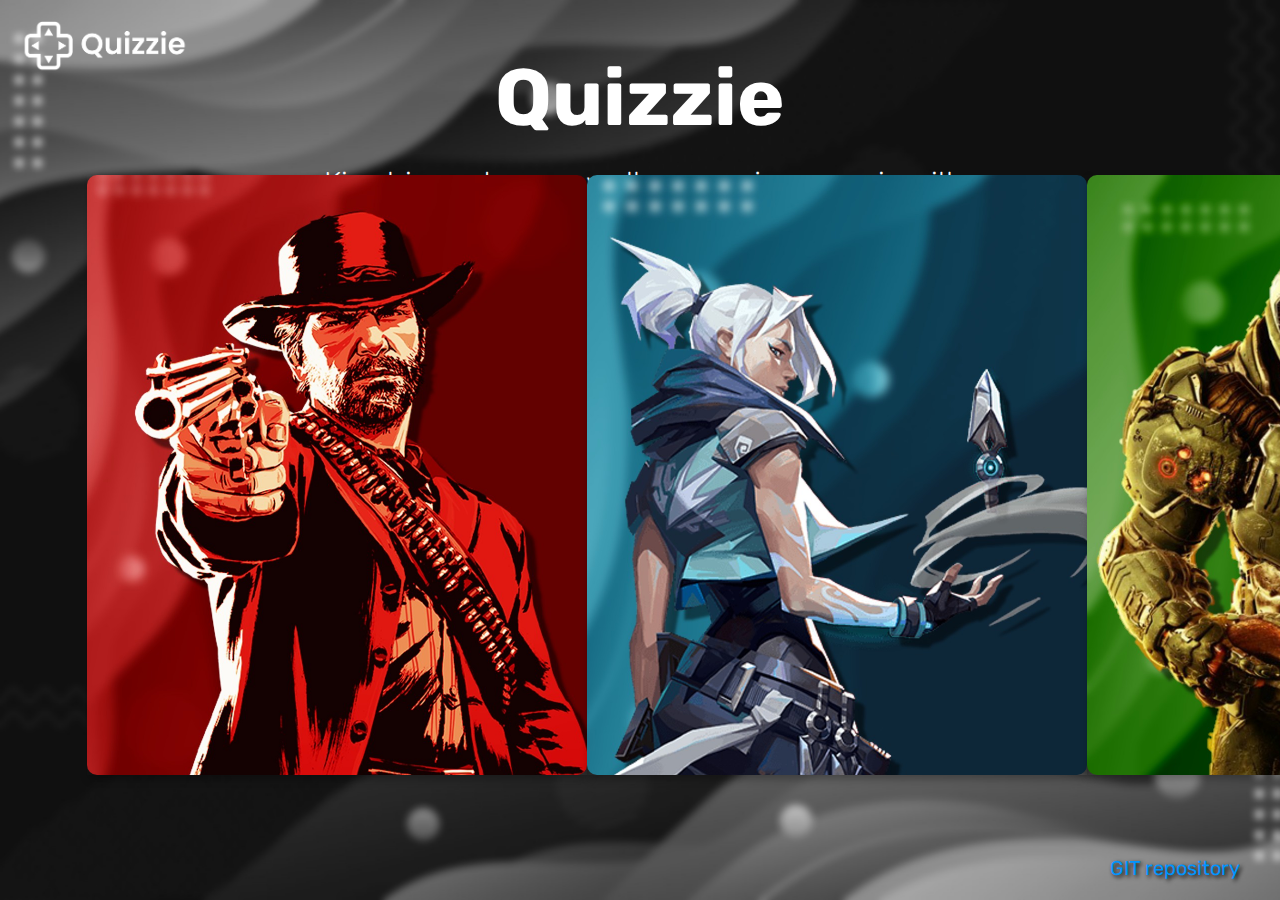
<file: index.html>
<!DOCTYPE html>
<html lang="nl-NL">

<head>
    <meta charset="UTF-8">
    <meta http-equiv="X-UA-Compatible" content="IE=edge">
    <meta name="viewport" content="width=device-width, initial-scale=1.0">
    <link rel="stylesheet" href="index.css">
    <link rel="icon" type="image/x-icon" href="media/favicon.png">
    <title>Quizzie</title>
</head>

<body>
    <a href="index.html"><img class="quizzie" src="media/quizzie.png" alt="logo" /></a>
    <div class="text">
        <h1>Quizzie</h1>
        <h2>Kies hieronder over welke game je een quiz wilt spelen</h2>
    </div>
    <div class="center">

        <!--
        =====================
            CARD 1 RDR2
        =====================
        -->

        <div class="card1">
            <div class="flip-card">
                <div class="flip-card-inner">
                    <div class="flip-card-front">
                        <img src="media/rdrcard.jpg" alt="rdr2">
                    </div>
                    <div class="flip-card-back c1">
                        <br>
                        <br>
                        <h1>Red Dead Redemption 2</h1>
                        <br>
                        <p>Red Dead Redemption II is een western-action-adventuregame die werd uitgegeven door Rockstar
                            Games. De game kwam uit op
                            26 oktober 2018 Het is de derde game in de Red Dead-reeks
                            en een prequel op Red Dead Redemption uit 2010.
                            <br>
                            <br>
                            Het spel vindt plaats in het Amerikaanse Westen in 1899. Het richt
                            zich op het leven van Arthur Morgan en zijn plaats in de beruchte Van der Linde Gang. Verder
                            wordt de teloorgang van de bende belicht, die niet alleen op de hielen wordt gezeten door de
                            arm
                            der wet, maar ook door andere bendes en Pinkertons.
                        </p>
                        <br>
                        <p>Nadat een bankoverval helemaal verkeerd gaat in Blackwater moet de Van der Linde Gang
                            vluchten.
                            Pinkertons en de beste bountyhunters zitten hen op de hielen. Door onrust en ruzie onder de
                            bendeleden dreigt de bende uiteen te vallen, dus staat Arthur voor de moeilijke keuze tussen
                            zijn eigen idealen en zijn trouw aan de bende die hem heeft grootgebracht.</p>
                        <a href="rdr2.html"><button>Start quiz</button></a>
                        <h3 onclick="info1()" class="creator">(Klik hier voor info over de maker)</h3>
                    </div>
                </div>
            </div>
        </div>

        <!--
        =====================
            CARD 2 VAL
        =====================
        -->


        <div class="card2">
            <div class="flip-card">
                <div class="flip-card-inner">
                    <div class="flip-card-front">
                        <img src="media/valcard.jpg" alt="valorant">
                    </div>
                    <div class="flip-card-back c1">
                        <br>
                        <br>
                        <h1>Valorant</h1>
                        <br>
                        <p>In Valorant nemen twee teams van elk vijf spelers het tegen elkaar op, waarbij zij de rol
                            aannemen van "agents" die over unieke vaardigheden beschikken. Daarbij wordt gebruik
                            gemaakt van een economisch systeem om wapens en vaardigheden te kopen. In de klassieke modus
                            moet het aanvallende team een bom, de "Spike" genaamd, op een bepaalde plek plaatsen.
                            <br>
                            Verder heeft het spel een deathmatch-modus. dit houdt in dat de speler die als eerste 40
                            tegenspelers heeft gedood het spel wint. Ook heeft het spel een "spike rush mode". Dit is
                            eigenlijk hetzelfde als de klassieke mode alleen wint het team dat als eerste 4 rondes wint
                            en heeft iedereen elke ronde hetzelfde wapen.
                            <br>
                            <br>
                            Spelers kunnen in het spel ook skins voor de wapens kopen. Deze kunnen gekocht worden door
                            valorantpunten te kopen met echt geld.
                        </p>
                        <br>
                        <a href="val.html"><button>Start quiz</button></a>
                        <h3 onclick="info2()" class="creator">(Klik hier voor info over de maker)</h3>
                    </div>
                </div>
            </div>
        </div>

        <!--
        =====================
            CARD 3 DOOM
        =====================
        -->

        <div class="card3">
            <div class="flip-card">
                <div class="flip-card-inner">
                    <div class="flip-card-front">
                        <img src="media/doomcard.jpg" alt="doom">
                    </div>
                    <div class="flip-card-back c1">
                        <br>
                        <br>
                        <h1>Doom</h1>
                        <br>
                        <p>Doom wordt gezien als een van de belangrijkste games ooit. Ontworpen door een klein team
                            genaamd "id software" in de jaren 90, Doom legde de weg voor een nieuw game genre: "First
                            Person Shooter".
                            Het spel was een enorm success. In 1995 waren er meer PCs met Doom dan met Windows.
                            Je hebt wapens en je hebt demons. Je pakt een wapen en schiet alles wat beweegt. Je rent
                            enorm snel
                            en je hoeft niet te reloaden.
                            <br>
                            <br>
                            Voor meer dan 10 jaar was er een stilte in de Doom
                            franchise. Maar in 2016 kwam DOOM keihard terug met een nieuwe entree in de series
                            genaamd... DOOM.
                            <br>
                            <br>
                            DOOM was terug. Met een nieuw uitzicht en de oude gameplay met alsnog veel innovaties erin.
                            Het was een van de grootste comebacks in gaming geschiedenis.
                            Niet zo lang na de reboot kwam DOOM ETERNAL uit in 2020. Nog sneller en nog meer metal.
                            <br>
                            <br>
                        </p>
                        <a href="doom.html"><button>Start quiz</button></a>
                        <h3 onclick="info3()" class="creator">(Klik hier voor info over de maker)</h3>
                    </div>
                </div>
            </div>
        </div>

    </div>


    </section>


    <!--
    =====================
        info Jayden
    =====================
-->
    <div id="popup1">
        <span onclick="x1()" id="x">x</span>
        <p>Quiz Maker: <strong>Jayden Pols</strong> 
            <br>
            <br>
            Dit is een van mijn favoriete games en naar mijn mening de beste storygame ooit
            gemaakt.
            <br>
            <br>
             Ik heb de game 3 keer volledig uitgespeeld, alleen jammer dat Rockstar geen aandacht besteed aan de
            online modus aangezien deze veel potentie had en veel mensen hoopten op goede updates.
            <br>
            <br>
            Deze game heeft veel indruk op mij achter gelaten en daarom zal ik me deze game over 10 jaar waarschijnlijk nog goed kunnen herrinneren.

        </p>
    </div>


    <!--
    =====================
        info Aman
    =====================
-->
    <div id="popup2">
        <span onclick="x2()" id="x">x</span>
        <p>Quiz Maker: <strong>Aman Singh</strong> 
            <br>
            <br>
            Ik heb voor Valorant gekozen omdat ik het zelf een erg leuke game vindt.
            <br>
            Het is op dit moment mijn favoriete shooter game. Het is een 5 tegen 5 game dus ik speel vaak met dezelfde teamgenoten
            waardoor we goed op elkaar ingespeeld zijn.
            <br>
            <br>
            Iets wat erg leuk is aan de game zijn de "agents", dit zijn de karakters waar je mee kan spelen en ze hebben allemaal 
            verschillende abilities waardoor de game nooit hetzelfde is.

        </p>
    </div>

<!--
    =====================
        info Mark
    =====================
-->

    <div id="popup3">
        <span onclick="x3()" id="x">x</span>
        <p>Quiz Maker: <strong>Mark Mihailenko</strong> 
            <br>
            <br>
            Doom is een van mijn favoriete games ooit gemaakt.
            <br>
            De classics en de reboot zijn geweldige games en ik heb enorm respect voor iedereen die er aan heeft gewerkt. 
            <br>
            <br> Ik speel de games nog steeds en mijn droom baan is eigenlijk om bij
            id software te werken voor de volgende grote game die voor altijd zal worden onthouden.
        </p>
    </div>
    <span onclick="blur()" id="blur"></span>

    <a id="git" href="https://github.com/stu89624/quiz" target="_blank">GIT repository</a>

    <script src="index.js"></script>
</body>

</html>
</file>
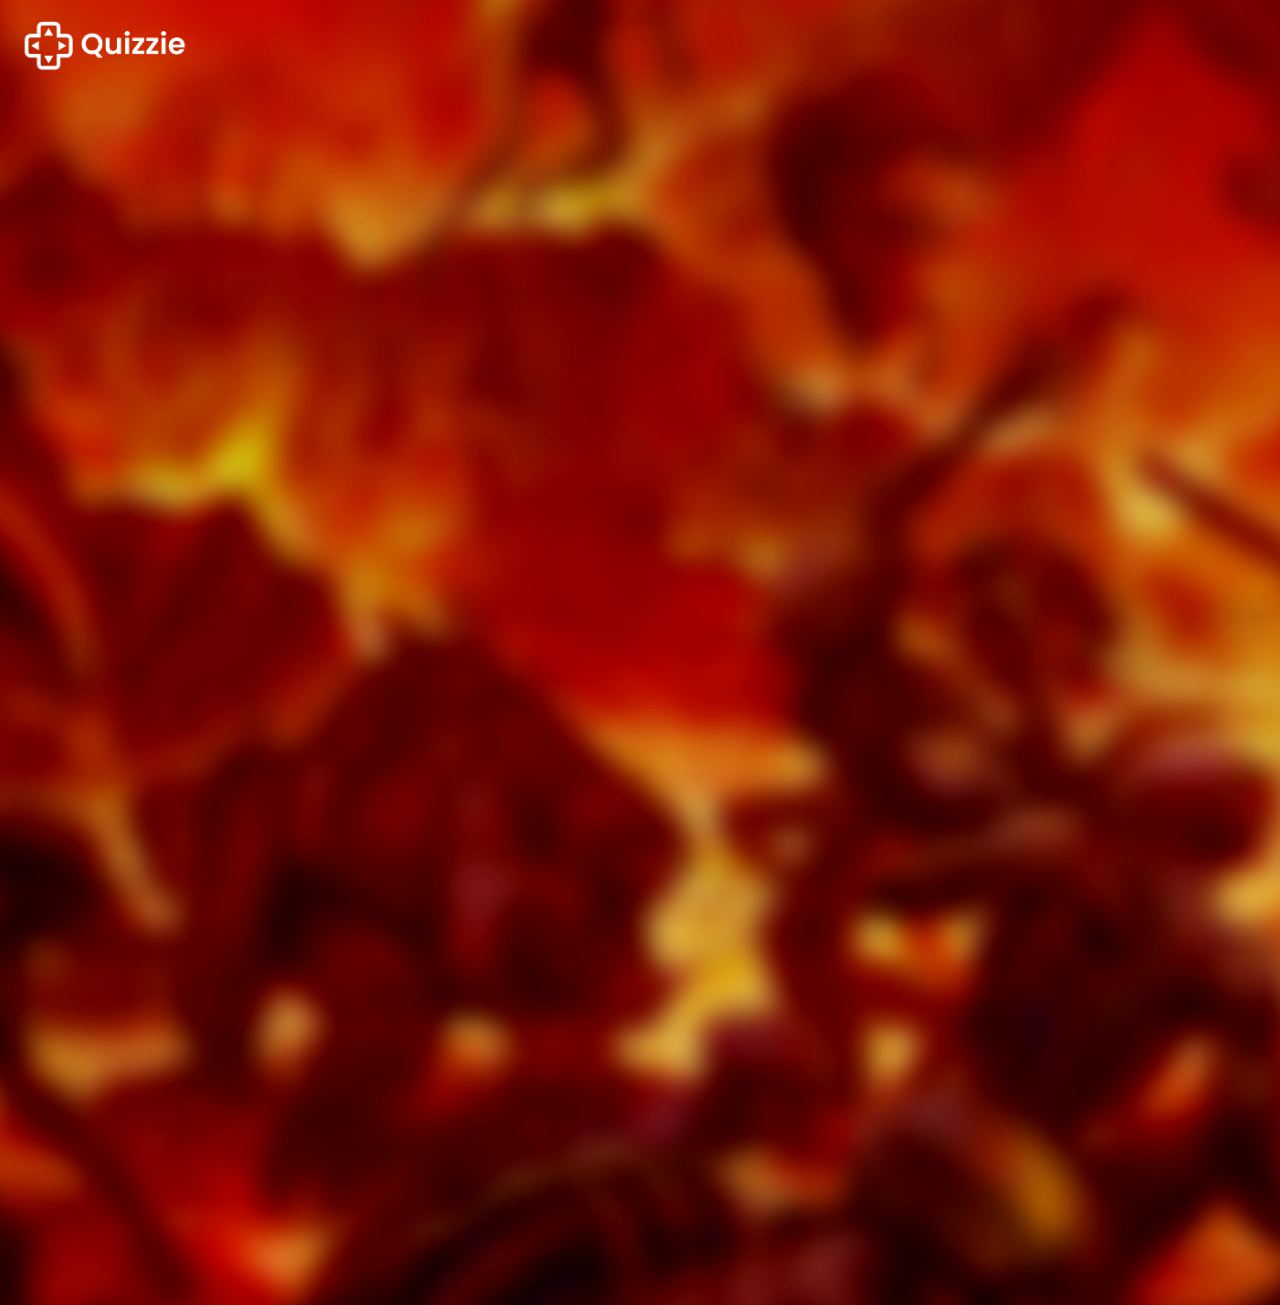
<file: doom.html>
<!DOCTYPE html>
<html lang="en">
    <head>
        <meta charset="UTF-8">
        <title>DOOM</title>
        <link href="doom.css" type="text/css" rel="stylesheet" />
        <link rel="icon" type="image/x-icon" href="media/favicon.png">
    </head>
    <body>
        <a href="index.html"><img class="quizzie" src="media/quizzie.png" alt="quizzie logo"></a>
        <center>
            <img class="logo" src="media/doomlogo.png" alt="doom logo">
        <div class="div1">
            <h1 id="questionnum"></h1>
            <div class="div2">
        <h2 id="question"></h2>
        <p id="question2"></p>
            </div>
            <br>
            <hr>
        <button id="ansbtn1" onclick="ans(1)"></button>
        <button id="ansbtn2" onclick="ans(2)"></button>
        <br>
        <button id="ansbtn3" onclick="ans(3)"></button>
        <button id="ansbtn4" onclick="ans(4)"></button>

        <button id="resbtn1" onclick="res()">Resultaten Zien</button> <!-- This one is hidden by default -->
    </div>

    <div id="div3">
        <h1 id="welcome">Welcome to Hell</h1>
    </div>
    <div id="div4">

        <h2 id="welcome2"></h2><!--Score output-->
        
        <h1 id="score"></h1>
        <h2 id="ans1"></h2>
        <h2 id="ans2"></h2>
        <h2 id="ans3"></h2>
        <h2 id="ans4"></h2>
        <h2 id="ans5"></h2>
        <h2 id="ans6"></h2>
        <h2 id="ans7"></h2>
        <h2 id="ans8"></h2>
        <h2 id="ans9"></h2>
        <h2 id="ans10"></h2>

        <button id="startbtn1" onclick="start()">Begin de Quiz!</button>
        
        <div id="div5">
        <h3 id="welcome3">
            Gemaakt door Mark.<br><br>
            Ik ben de maker van deze quiz pagina. Doom is een van mijn favoriete games uit gemaakt. De classics en de reboot zijn geweldige games
            en ik heb enorm respect voor iedereen die er aan heeft gewerkt. Ik speel de games nog steeds en mijn droom baan is eigenlijk om bij
            id software te werken voor de volgende grote game die voor altijd zal worden onthouden.
        </h3>
        <img  class="ary" src="media/Aryzon_2022_avatar.jpg" alt="Aryzon Avatar">
        </div>
        <button id="startbtn2" onclick="window.location.reload();">Restart de Quiz</button>
    </div>
    </center>
    <script src="doom.js"></script>
    </body>
</html>
</file>
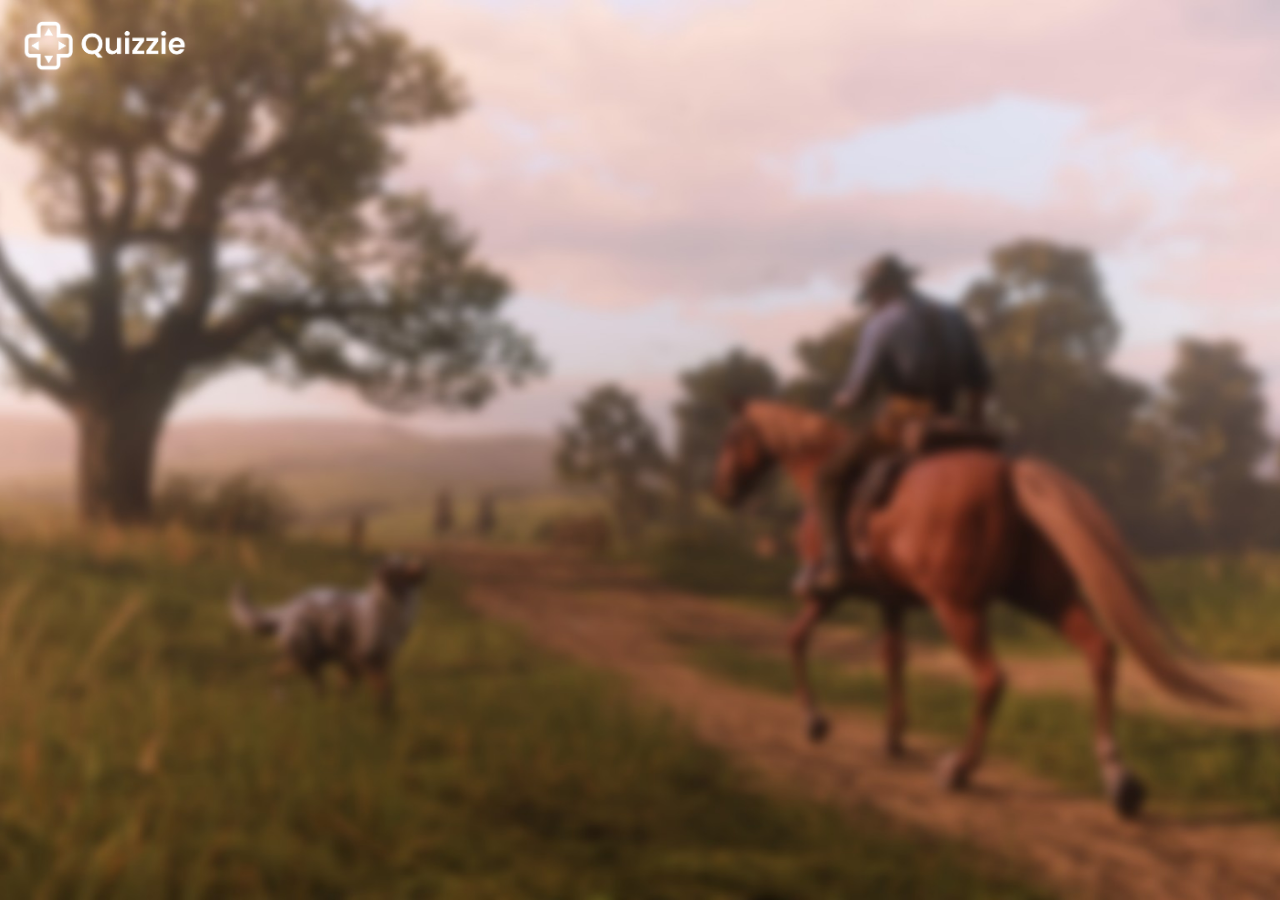
<file: rdr2.html>
<!DOCTYPE html>
<html lang="nl-NL">

<head>
  <meta charset="UTF-8" />
  <meta http-equiv="X-UA-Compatible" content="IE=edge">
  <meta name="viewport" content="width=device-width, initial-scale=1.0">
  <title>Red Dead Redemption 2</title>
  <link href="rdr2.css" type="text/css" rel="stylesheet" />
  <link rel="icon" type="image/x-icon" href="media/favicon.png">
  <link rel="stylesheet" href="https://cdnjs.cloudflare.com/ajax/libs/font-awesome/4.7.0/css/font-awesome.min.css">
</head>

<body>
  <a href="index.html"><img class="quizzie" src="media/quizzie.png" alt="logo" /></a>
  <center>
    <img class="logo" src="media/rdr2logo.png" alt="rdr2 logo" />
    <h1 id="questionnum" class="vraagnr"></h1>
    <div class="div1">
      <div class="div2">
        <h2 id="question"></h2>
      </div>

      <hr />

      <!-- knoppen voor de antwoorden-->
      <button id="ansbtn1" onclick="ans(1)"></button>
      <button id="ansbtn2" onclick="ans(2)"></button>
      <br />
      <button id="ansbtn3" onclick="ans(3)"></button>
      <button id="ansbtn4" onclick="ans(4)"></button>

      <!-- hidden by default-->
      <button id="resbtn1" onclick="res()">Resultaat</button>


    </div>
    <!-- hier komt de score te staan-->
    <div id="resultaat"></div>
  </center>

      <!-- info-->
      <button onclick="detail()" type="button" class="collapsible" id="collapsible">Zie details</button>
      <div class="content">
        <p class="kleur" id="detailscore1"></p>
        <p class="kleur" id="detailscore2"></p>
        <p class="kleur" id="detailscore3"></p>
        <p class="kleur" id="detailscore4"></p>
        <p class="kleur" id="detailscore5"></p>
        <p class="kleur" id="detailscore6"></p>
        <p class="kleur" id="detailscore7"></p>
        <p class="kleur" id="detailscore8"></p>
        <p class="kleur" id="detailscore9"></p>
        <p class="kleur" id="detailscore10"></p>
      </div>

      <button class="restartbtn" onclick="window.location.reload();">Restart<i class="fa fa-refresh"></i></button>

  <!-- <input type="text" id="naam"> -->
  <script src="rdr2.js"></script>
</body>

</html>
</file>
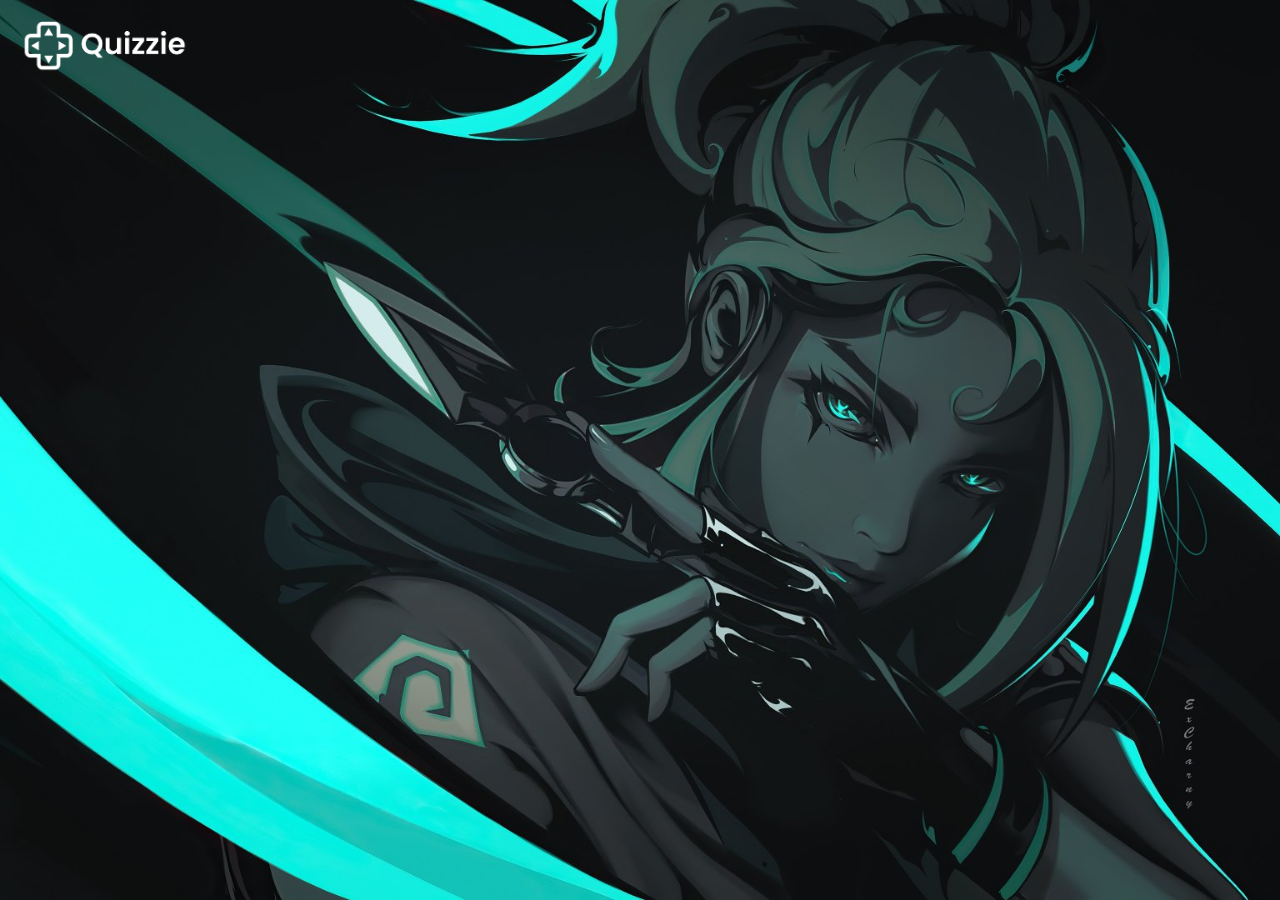
<file: val.html>
<!DOCTYPE html>
<html lang="en">
    <head>
        <meta charset="UTF-8">
        <title>Valorant quiz</title>
        <link href="val.css" type="text/css" rel="stylesheet" />
        <link rel="icon" type="image/x-icon" href="media/favicon.png">
    </head>
    <body>
        <a href="index.html"><img class="quizzie" src="media/quizzie.png" alt="quizzie logo"></a>
        <center>
            <img class="logo" src="media/vallogo.png" alt="valorant logo">
        <div class="div1">
            <h1 id="questionnum"></h1>
            <div class="div2">
        <h2 id="question"></h2>
        <p id="question2"></p>
            </div>
            <br>
            <hr>
        <button id="ansbtn1" onclick="ans(1)"></button>
        <button id="ansbtn2" onclick="ans(2)"></button>
        <br>
        <button id="ansbtn3" onclick="ans(3)"></button>
        <button id="ansbtn4" onclick="ans(4)"></button>

        <button id="resbtn1" onclick="res()">Resultaten Zien</button> 



       <h1 id="score"></h1>
        <h2 id="ans1"></h2>
        <h2 id="ans2"></h2>
        <h2 id="ans3"></h2>
        <h2 id="ans4"></h2>
        <h2 id="ans5"></h2>
        <h2 id="ans6"></h2>
        <h2 id="ans7"></h2>
        <h2 id="ans8"></h2>
        <h2 id="ans9"></h2>
        <h2 id="ans10"></h2>
    </div>
 
    <div id="div3">
        <h1>Are you up for it?</h1>
    </div>
    <div id="div4">
        <h2>Hoeveel kennis heb jij over Valorant?</h2>
        <button id="startbtn1" onclick="start()">Begin de Quiz!</button>
    
    </div>
    </center>
    <script src="val.js"></script>
    </body>
</html>
</file>
<file: index.css>
@import url('https://fonts.googleapis.com/css2?family=Rubik:ital,wght@0,300;0,400;0,500;0,600;1,300;1,400;1,500&display=swap');

* {
  margin: 0;
  padding: 0;
  box-sizing: border-box;
}

body {
  background-color: #2d2d2d;
  background-image: url("media/bodybg2.jpg");
  background-repeat: no-repeat;
  background-attachment: fixed;
  background-position: center;
  width: 100%;
  height: 100%;
  background-size: cover;
  font-family: 'Rubik', 'Gill Sans', 'Gill Sans MT', 'Calibri', 'Trebuchet MS', sans-serif;
  overflow: hidden;

}

.quizzie {
  width: 200px;
  position:absolute;
  left:10px;
  top:10px;

}

.center {
  margin: auto;
  width: 88%;
  padding: 10px;
  height: 600px;
  display: flex;
  bottom: 15%;
  left: 0;
  right: 0;
  position: fixed;
}


.text{
  margin: auto;
  width: 50%;
  text-align: center;
  color: white;
  margin-top: 50px;
}

.text h1{
  font-size: 80px;
}

.text h2{
  margin-top: 20px;
  font-size: 30px;
  font-weight: 300;
}

h3{
  font-weight: 100;
  right: 100px;
  margin-top: 10px;
}

h3:hover{
  text-decoration: underline;
  cursor: pointer;
}


/*
================================
        Card 1 RDR2
================================
*/

.card1, .card2, .card3{
  display: block;
  margin-left: auto;
  margin-right: auto;
}


.flip-card {
  background-color: transparent;
  width: 500px;
  height: 600px;
  perspective: 1000px;
}

.flip-card-inner {
  position: relative;
  width: 100%;
  height: 100%;
  text-align: center;
  transition: transform 0.6s;
  transform-style: preserve-3d;
  box-shadow: 2px 4px 8px rgba(0, 0, 0, 0.3);
}

.flip-card:hover .flip-card-inner {
  transform: rotateY(180deg);
}

.flip-card-front,
.flip-card-back {
  position: absolute;
  width: 100%;
  height: 100%;
  -webkit-backface-visibility: hidden;
  backface-visibility: hidden;
}

.flip-card-front {
  background-color: white;
  color: black;
  border-radius: 15px;
}

.flip-card-back {
  background-color: white;
  color: black;
  transform: rotateY(180deg);
  border-radius: 10px;
}

.flip-card-back p {
  margin: auto;
  width: 80%;
  text-align: left;
}

.flip-card-front img {
  width: 500px;
  height: 600px;
  border-radius: 10px;
}


button {
  width: 300px;
  height: 60px;
  margin-top: 20px;
  border: none;
  background-color: black;
  color: white;
  border-radius: 50px;
  font-size: 25px;
  transition: 0.6s;
}

button:hover {
  background-color: rgb(100, 100, 100);
  cursor: pointer;
}


.box {
  width: 40%;
  margin: 0 auto;
  background: rgba(255,255,255,0.2);
  padding: 35px;
  border: 2px solid #fff;
  border-radius: 20px/50px;
  background-clip: padding-box;
  text-align: center;
}

#popup1{
  margin: auto;
  width: 50%;
  background-color: white;
  width: 700px;
  height: 320px;
  position: relative;
  z-index: 2;
  border-radius: 6px;
  border: 3px solid rgb(214, 0, 0);
  padding: 18px;
  display: none;
}

#popup2{
  margin: auto;
  width: 50%;
  background-color: white;
  width: 700px;
  height: 320px;
  position: relative;
  z-index: 2;
  border-radius: 6px;
  border: 3px solid rgb(4, 116, 168);
  padding: 18px;
  display: none;
}

#popup3{
  margin: auto;
  width: 50%;
  background-color: white;
  width: 700px;
  height: 320px;
  position: relative;
  z-index: 2;
  border-radius: 6px;
  border: 3px solid rgb(43, 173, 4);
  padding: 18px;
  display: none;
}

#popup1 p, #popup2 p, #popup3 p  {
  font-size: 20px;
}


#blur{
  background-color: black;
  z-index: 1;
  position: absolute;
  width: 100vw;
  height: 100vh;
  top: 0;
  opacity: 0.5;
  display: none;
}

#x {
  position: absolute;
  top: 0;
  right: 15px;
  color: red;
  font-weight: 800;
  font-size: 40px;
 cursor: pointer;
}

#x:hover{
  color: rgb(169, 2, 2);
}

#git {
  position: absolute;
  bottom: 20px;
  right: 40px;
  text-shadow: 2px 2px 4px #000000;
  color: rgb(0, 149, 255);
  font-size: 20px;
  text-decoration: none;
  transition: 0.2s;
}

#git:hover {
  color: rgb(0, 94, 255);
}
</file>
<file: doom.css>
﻿@charset "UTF-8";

body {
        background-color: #5f5f5f;
        background-image: url("media/doombg.jpg");
        background-repeat: no-repeat;
        background-attachment: fixed;
        background-position: center; 
}

h1{
        color: white;
        font-size: 4vw;
        font-family: "MS Gothic";
}

h2{
        color: white;
        font-size: 2vw;
        font-family: "MS UI Gothic";
}

h3{
        color: white;
        font-size: 1.5vw;
        font-family: "MS UI Gothic";
}



.quizzie {
        width: 200px;
        position:absolute;
        left:10px;
        top:10px;
}

.logo {
        margin-top: 2%;
        width: 500px;
        margin-bottom: 6%;

        opacity: 0;
        transform: translate3d(0, -50px, 0);  
        cursor: pointer;
        transition: 0.5s all ease-in-out;
}

.ary {
        width: 200px;
}

.div1 {
        clear: both;
        width: 88%;
        height: auto;
        display: none;
    }
.div2 {
        margin-top: 5%;
        display: none;
}

#div3 {
        clear: both;
        width: 88%;
        height: auto;

        opacity: 0;
        transform: translate3d(0, -50px, 0);   
        cursor: pointer;
        transition: 0.5s all ease-in-out;
    }
#div4 {
        margin-top: 5%;
        width: 88%;

        opacity: 0;
        transform: translate3d(0, -50px, 0); 
        cursor: pointer;
        transition: 0.5s all ease-in-out;
}

#div5 {
        margin-top: 10%;
        width: 40%;
}


#question2 {
        opacity: 0;
}

#ansbtn1 {
        background-color: #000000;
        border: 2px solid;
        border-image-slice: 1;
        border-image-source: linear-gradient(to left, #e41146, #f58712);
        color: white;
        font-size: 2vw;
        margin-left: 5%;
        margin-right: 5%;
        margin-top: 2%;
        width: 30vw;
        height: 7vw;
      }

      #ansbtn2 {
        background-color: #000000;
        border: 2px solid;
        border-image-slice: 1;
        border-image-source: linear-gradient(to left, #e41146, #f58712);
        color: white;
        font-size: 2vw;
        margin-left: 5%;
        margin-right: 5%;
        margin-top: 2%;
        width: 30vw;
        height: 7vw;
      }

      #ansbtn3 {
        background-color: #000000;
        border: 2px solid;
        border-image-slice: 1;
        border-image-source: linear-gradient(to left, #e41146, #f58712);
        color: white;
        font-size: 2vw;
        margin-left: 5%;
        margin-right: 5%;
        margin-top: 2%;
        width: 30vw;
        height: 7vw;
      }
      #ansbtn4 {
        background-color: #000000;
        border: 2px solid;
        border-image-slice: 1;
        border-image-source: linear-gradient(to left, #e41146, #f58712);
        color: white;
        font-size: 2vw;
        margin-left: 5%;
        margin-right: 5%;
        margin-top: 2%;
        width: 30vw;
        height: 7vw;
      }

      #resbtn1 {
        background-color: #000000;
        border: 2px solid;
        border-image-slice: 1;
        border-image-source: linear-gradient(to left, #e41146, #f58712);
        color: white;
        padding: 20px;
        font-size: 4vw;
        margin-left: 5%;
        margin-right: 5%;
        margin-top: 10%;
        display: none;
      }

      #startbtn1 {
        background-color: #000000;
        border: 2px solid;
        border-image-slice: 1;
        border-image-source: linear-gradient(to left, #e41146, #f58712);
        color: white;
        padding: 20px;
        font-size: 4vw;
        margin-left: 5%;
        margin-right: 5%;
        margin-top: 10%;
      }

      #startbtn2 {
        background-color: #000000;
        border: 2px solid;
        border-image-slice: 1;
        border-image-source: linear-gradient(to left, #e41146, #f58712);
        color: white;
        padding: 20px;
        font-size: 4vw;
        margin-left: 5%;
        margin-right: 5%;
        margin-top: 10%;
        display: none;
      }


#ansbtn1:hover {background-color: #530400;}  
#ansbtn2:hover {background-color: #530400;}  
#ansbtn3:hover {background-color: #530400;}  
#ansbtn4:hover {background-color: #530400;}
#resbtn1:hover {background-color: #530400;}
#startbtn1:hover {background-color: #530400;}
#startbtn2:hover {background-color: #530400;}

#ans1, #ans2, #ans3, #ans4, #ans5, #ans6, #ans7, #ans8, #ans9, #ans10, #score {
        display: none;
}

#ans1 b {
        color: #ff0000;
}
#ans2 b {
        color: #ff0000;
}
#ans3 b {
        color: #ff0000;
}
#ans4 b {
        color: #ff0000;
}
#ans5 b {
        color: #ff0000;
}
#ans6 b {
        color: #ff0000;
}
#ans7 b {
        color: #ff0000;
}
#ans8 b {
        color: #ff0000;
}
#ans9 b {
        color: #ff0000;
}
#ans10 b {
        color: #ff0000;
}
</file>
<file: rdr2.css>
@import url("https://fonts.googleapis.com/css2?family=Poppins:ital,wght@0,200;0,300;0,400;0,500;0,600;1,200;1,300;1,400;1,500;1,600&display=swap");

/*
=================================
             Body
=================================
*/

body {
  background-color: #2d2d2d;
  background-image: url("media/rdr2bg.jpg");
  background-repeat: no-repeat;
  background-attachment: fixed;
  background-position: center;
  width: 100%;
  height: 100%;
  background-size: cover;
  font-family: "Poppins", "Gill Sans", "Gill Sans MT", "Calibri", "Trebuchet MS",
    sans-serif;
  overflow-x: hidden;
}

hr {
  border: 1px solid white;
  border-radius: 50px;
  width: 80%;
}

.quizzie {
  width: 200px;
  position:absolute;
  left:10px;
  top:10px;
}

h1 {
  color: white;
  font-size: 50px;
  text-shadow: 2px 2px 4px #000000;
}

h2 {
  color: white;
  font-size: 30px;
  font-weight: 400;
  text-shadow: 2px 2px 4px #000000;
}

.logo {
  margin-top: 2%;
  width: 400px;

  opacity: 0;
  transform: translate3d(0, -50px, 0);
  cursor: pointer;
  transition: 0.5s all ease-in-out;
}

.div1 {
  opacity: 0;
  transform: translate3d(0, 50px, 0);
  transition: 0.5s all ease-in-out;
}

.div2 {
  opacity: 0;
  transform: translate3d(0, -100px, 0);
  transition: 0.5s all ease-in-out;
}

.vraagnr{
  opacity: 0;
  transform: translate3d(0, -100px, 0);
  transition: 0.5s all ease-in-out;
}



/*
=================================
             Buttons
=================================
*/

button{
  cursor: pointer;
}

.fa{
  margin-left: 10px;
}

.restartbtn{
  background-color: white;
  color: black;
  font-size: 20px;
  border: none;
  position: absolute;
  bottom: 10px;
  font-weight: 600;
  top: 0;
  right: 0;
  height: 40px;
  border-bottom-left-radius: 10px;
  transition: 0.6s;
  opacity: 0;
  transform: translate3d(100px, 0, 0);
  transition: 0.8s all ease-in-out;
}

.restartbtn:hover{
  background-color: black;
  color: white;
}

#naam{
  position: absolute;
left:    30px;
bottom:   30px;
width: 250px;
height: 50px;
border: none;
border-radius: 50px;
color: black;
background-color: white;
transition: 0.6s;
font-size: 20px;
}

#naam:hover{
background-color: #000000;
color: white;
}

#ansbtn1,
#ansbtn2,
#ansbtn3,
#ansbtn4 {
  background-color: #c91616;
  border: 3px solid black;
  border-image-slice: 1;
  border-color: rgb(0, 0, 0);
  color: rgb(255, 255, 255);
  padding: 25px;
  font-size: 40px;
  font-weight: 600;
  margin-left: 2%;
  margin-right: 2%;
  margin-top: 3%;
  width: 350px;
  border-radius: 5px;
}

#resbtn1 {
  background-color: #c91616;
  border: 3px solid black;
  border-image-slice: 1;
  border-color: rgb(0, 0, 0);
  color: rgb(255, 255, 255);
  padding: 25px;
  font-size: 40px;
  font-weight: 600;
  margin-left: 2%;
  margin-right: 2%;
  margin-top: 2%;
  width: 400px;
  border-radius: 5px;
  display: none;
}

#ansbtn1:hover {
  background-color: #8d1711;
}

#ansbtn2:hover {
  background-color: #8d1711;
}

#ansbtn3:hover {
  background-color: #8d1711;
}

#ansbtn4:hover {
  background-color: #8d1711;
}

#resbtn1:hover {
  background-color: #8d1711;
}


/*
=================================
           Resultaat
=================================
*/

#resultaat {
  margin-top: 50px;
  color: white;
  font-size: 80px;
  font-weight: 800;
}


.collapsible{
  background-color: #eee;
  color: rgb(27, 27, 27);
  cursor: pointer;
  padding: 0 18px;
  width: 188px;
  height: 80px;
  border: none;
  text-align: center;
  outline: none;
  font-size: 25px;
  font-weight: 600;
  display: none;
  transition: 0.6s;
  position: absolute;
  bottom: 20px;
  left: 20px;
  border-radius: 5px;
}

.active, .collapsible:hover {
  background-color: rgb(27, 27, 27);
  color: #f1f1f1;
}

/* score detail */
.content {
  padding: 0 18px;
  display: none;
  overflow: hidden;
  background-color: #f1f1f1;
  width: 150px;
  text-align: center;
  position: absolute;
  bottom: 120px;
  left: 20px;
  border-radius: 20px;
  box-shadow: rgba(0, 0, 0, 0.24) 0px 3px 8px;
}


/* score kleuren */
.kleur{
  color: red;
}

.dtscore {
  color: green;
}
</file>
<file: val.css>
@charset "UTF-8";

body {
        background-color: #5f5f5f;
        background-image: url("media/Jett.jpg");
        background-repeat: no-repeat;
        background-attachment: fixed;
        background-position: center;
        width: 100%;
        height: 100%;
        background-size: cover;
        font-family: "Poppins", "Gill Sans", "Gill Sans MT", "Calibri", "Trebuchet MS",
          sans-serif;
        overflow-x: hidden;
      }

h1{
        color: white;
        font-size: 2vw;
}

h2{
        color: white;
        font-size: 2vw;
}


.quizzie {
        width: 200px;
        position:absolute;
        left:10px;
        top:10px;
}

.logo {
        margin-top: 2%;
        width: 500px;
        margin-bottom: 6%;

        opacity: 0;
        transform: translate3d(0, -50px, 0);  
        cursor: pointer;
        transition: 0.5s all ease-in-out;
}

.div1 {
        clear: both;
        width: 88%;
        height: auto;
        display: none;
    }
.div2 {
        margin-top: 5%;
        display: none;
}

#div3 {
        clear: both;
        width: 88%;
        height: auto;

        opacity: 0;
        transform: translate3d(0, -50px, 0);   
        cursor: pointer;
        transition: 0.5s all ease-in-out;
    }
#div4 {
        margin-top: 5%;

        opacity: 0;
        transform: translate3d(0, -50px, 0); 
        cursor: pointer;
        transition: 0.5s all ease-in-out;
}

#ansbtn1,
#ansbtn2,
#ansbtn3,
#ansbtn4 {
  background-color: #6ed3f5;
  border: 3px solid black;
  border-image-slice: 1;
  border-color: rgb(0, 0, 0);
  color: rgb(255, 255, 255);
  padding: 20px;
  font-size: 2vw;
  font-weight: 600;
  margin-left: 2%;
  margin-right: 2%;
  margin-top: 2%;
  width: 350px;
  border-radius: 5px;
}

      #resbtn1 {
        border-image-slice: 1;
        background-color: #6ed3f5;
        border: 3px solid black;
        color: white;
        padding: 20px;
        font-size: 2vw;
        margin-left: 5%;
        margin-right: 5%;
        margin-top: 2%;
        display: none;
      }

      #startbtn1 {
        background-color: #6ed3f5;
        border: 3px solid black;
        border-image-slice: 1;
        color: white;
        padding: 20px;
        font-size: 2vw;
        margin-left: 5%;
        margin-right: 5%;
        margin-top: 2%;
      }


#ansbtn1:hover {background-color: #082759;}  
#ansbtn2:hover {background-color: #082759;}  
#ansbtn3:hover {background-color: #082759;}  
#ansbtn4:hover {background-color: #082759;}
#resbtn1:hover {background-color: #082759;}
#startbtn1:hover {background-color: #082759;}

#ans1, #ans2, #ans3, #ans4, #ans5, #ans6, #ans7, #ans8, #ans9, #ans10 {
        display: none;
}


.fadeIn {
        opacity: 0;
        transform: translate3d(0, -50px, 0); /* ADDED - start y position as -50px */
      
        cursor: pointer;
        transition: 0.25s all ease-in-out;
      }
</file>
